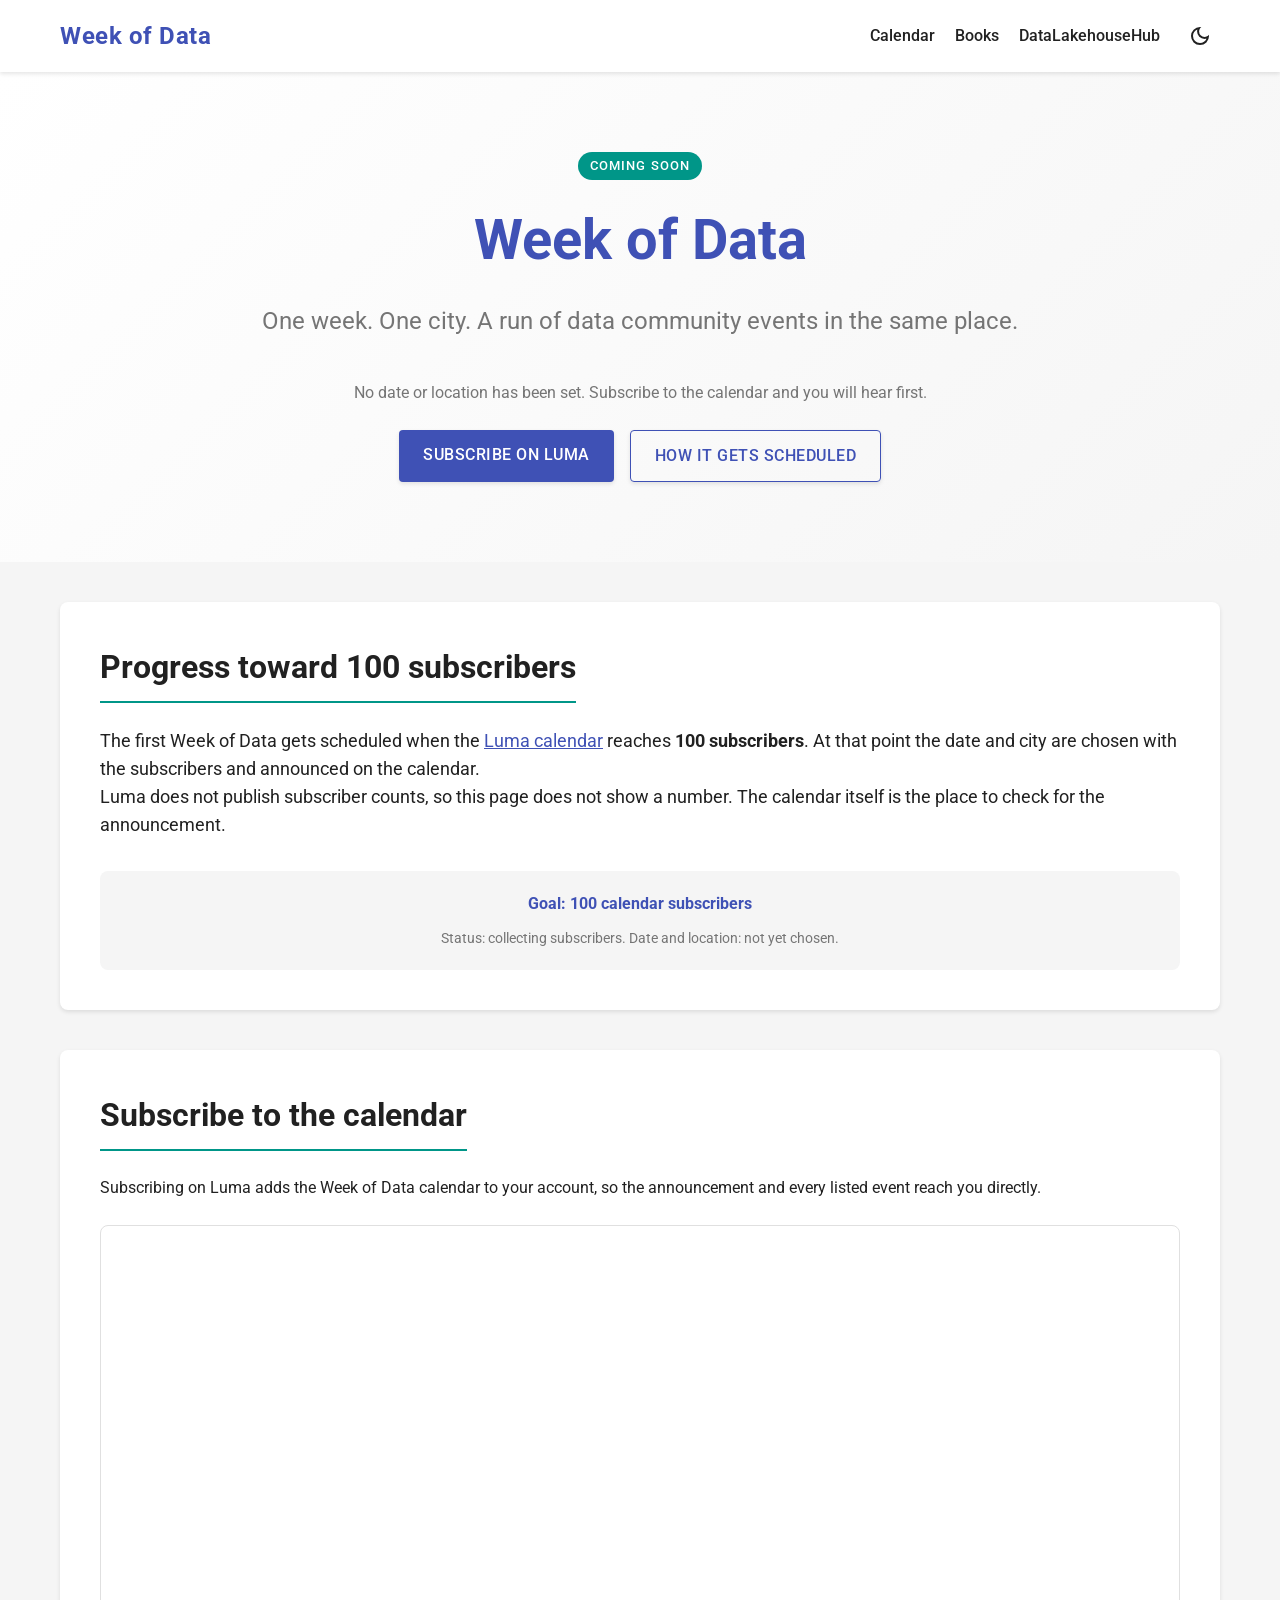
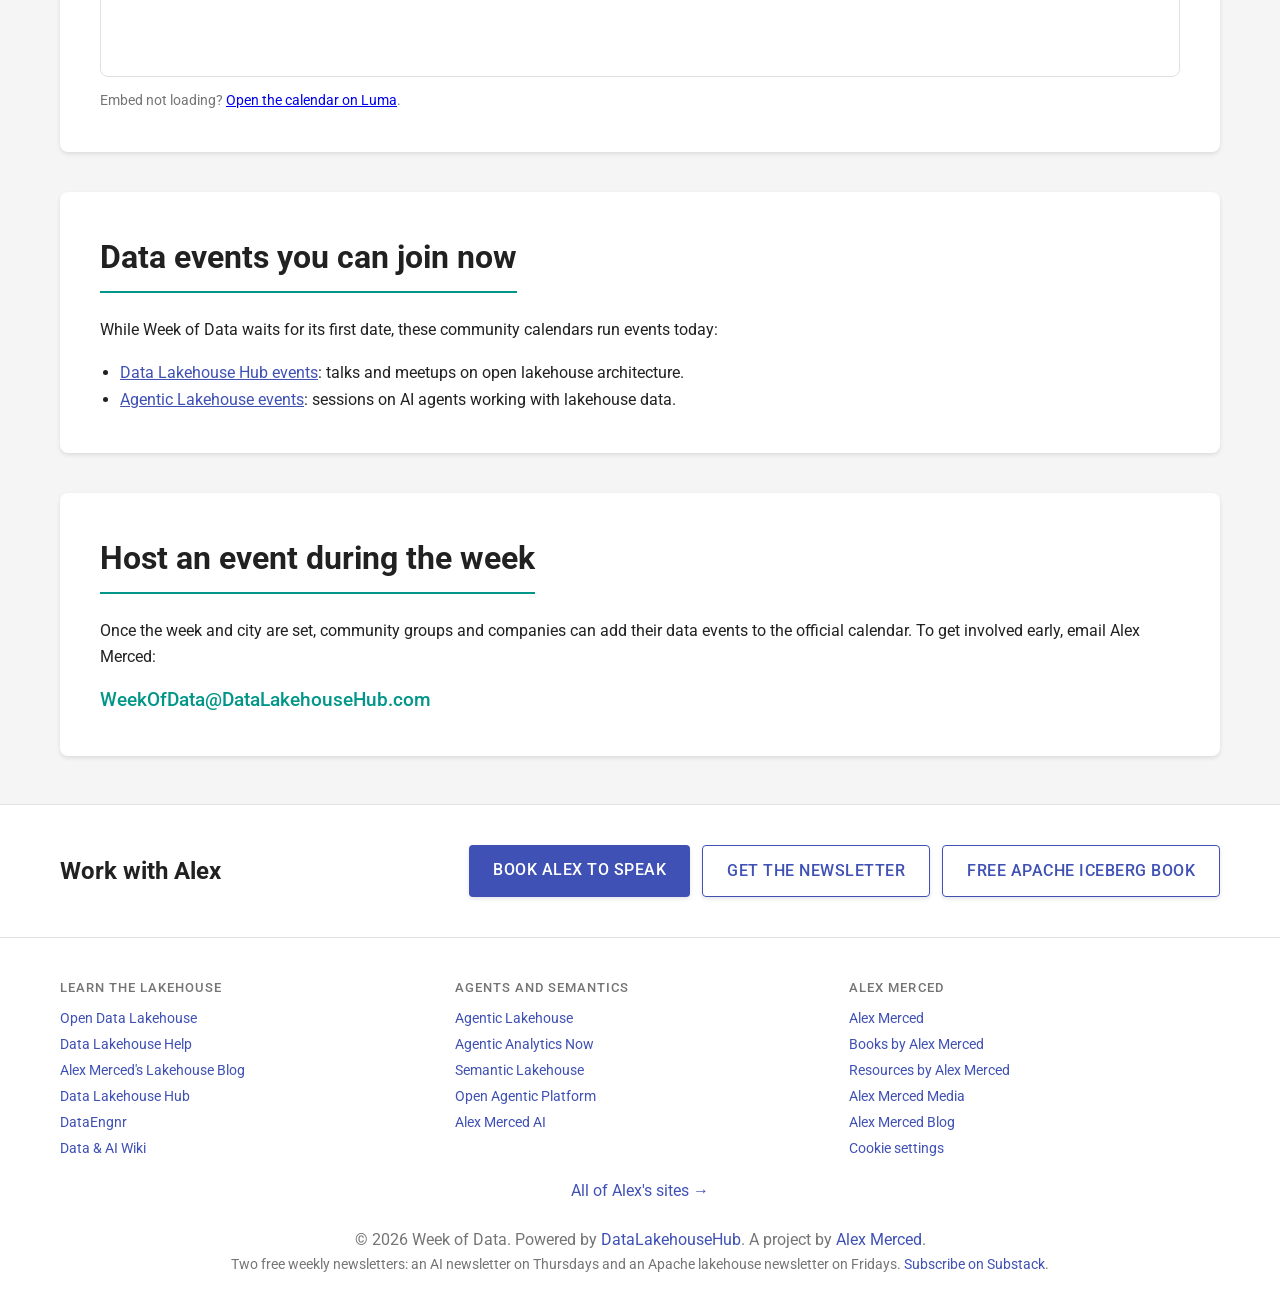
<file: index.html>
<!DOCTYPE html>
<html lang="en">
<head>
    <meta charset="UTF-8">
    <meta name="viewport" content="width=device-width, initial-scale=1.0">
    <title>Week of Data | Data Community Events, Coming Soon</title>
    <meta name="description" content="Week of Data is a planned week of data community events in one city. No date or location yet: subscribe to the Luma calendar to help it reach 100 subscribers.">
    <link rel="canonical" href="https://weekofdata.com/">
    <!-- Open Graph -->
    <meta property="og:type" content="website">
    <meta property="og:title" content="Week of Data | Data Community Events, Coming Soon">
    <meta property="og:description" content="A planned week of data community events in one city. No date or location yet: subscribe to the Luma calendar to help it reach 100 subscribers.">
    <meta property="og:url" content="https://weekofdata.com/">
    <meta property="og:site_name" content="Week of Data">
    <meta property="og:image" content="https://weekofdata.com/og-image.png">
    <meta property="og:image:width" content="1200">
    <meta property="og:image:height" content="630">
    <!-- Twitter Card -->
    <meta name="twitter:card" content="summary_large_image">
    <meta name="twitter:site" content="@AMdatalakehouse">
    <meta name="twitter:title" content="Week of Data | Data Community Events, Coming Soon">
    <meta name="twitter:description" content="A planned week of data community events in one city. No date or location yet: subscribe to the Luma calendar to help it reach 100 subscribers.">
    <meta name="twitter:image" content="https://weekofdata.com/og-image.png">
    <!-- JSON-LD: the series is planned, so no dates, place, or attendance mode are claimed. -->
    <script type="application/ld+json">
    {
      "@context": "https://schema.org",
      "@type": "EventSeries",
      "@id": "https://weekofdata.com/#series",
      "name": "Week of Data",
      "description": "A planned week of data community events in one location. The week and location will be chosen once the Luma calendar reaches 100 subscribers.",
      "url": "https://weekofdata.com/",
      "sameAs": ["https://luma.com/weekofdata"],
      "organizer": { "@id": "https://alexmerced.com/#alexmerced" }
    }
    </script>
    <!-- network:head:start -->
<!-- Generated by alexmercedcom/scripts/build-network-shared.mjs from entity/*.json. Do not edit by hand. -->
<script>
window.dataLayer = window.dataLayer || [];
function gtag(){dataLayer.push(arguments);}
gtag('consent', 'default', { ad_storage: 'denied', ad_user_data: 'denied', ad_personalization: 'denied', analytics_storage: 'denied', wait_for_update: 500, region: ["AT","BE","BG","HR","CY","CZ","DK","EE","FI","FR","DE","GR","HU","IE","IT","LV","LT","LU","MT","NL","PL","PT","RO","SK","SI","ES","SE","IS","LI","NO","GB","CH"] });
gtag('consent', 'default', { ad_storage: 'denied', ad_user_data: 'denied', ad_personalization: 'denied', analytics_storage: 'granted' });
</script>
<script async src="https://www.googletagmanager.com/gtag/js?id=G-4F1DTQJNDM"></script>
<script>
gtag('js', new Date());
// Report only from the site's own domain: never localhost, Netlify previews, or alias domains.
if (/^(www\.)?weekofdata\.com$/.test(location.hostname)) {
  gtag('config', 'G-4F1DTQJNDM');
}
document.addEventListener('click', function (e) {
  var a = e.target && e.target.closest ? e.target.closest('[data-network-event]') : null;
  if (a) gtag('event', a.getAttribute('data-network-event'), { link_url: a.href, link_text: (a.textContent || '').trim(), site: location.hostname });
});
(function () {
  var KEY = 'am-consent';
  var tz = '';
  try { tz = Intl.DateTimeFormat().resolvedOptions().timeZone || ''; } catch (e) {}
  var regional = /^Europe\//.test(tz) || /^Atlantic\/(Canary|Madeira|Azores|Reykjavik|Faroe)$/.test(tz);
  function stored() { try { return localStorage.getItem(KEY); } catch (e) { return null; } }
  function save(v) { try { localStorage.setItem(KEY, v); } catch (e) {} }
  function apply(v) { gtag('consent', 'update', { analytics_storage: v === 'granted' ? 'granted' : 'denied' }); }
  var prior = stored();
  if (prior) apply(prior);
  function show() {
    if (document.getElementById('am-consent')) return;
    var box = document.createElement('div');
    box.id = 'am-consent';
    box.setAttribute('role', 'dialog');
    box.setAttribute('aria-live', 'polite');
    box.setAttribute('aria-label', 'Cookie choices');
    box.style.cssText = 'position:fixed;left:16px;right:16px;bottom:16px;max-width:560px;margin:0 auto;z-index:2147483000;background:#0f172a;color:#f8fafc;border:1px solid #334155;border-radius:12px;padding:16px 18px;font:15px/1.5 system-ui,-apple-system,Segoe UI,Roboto,sans-serif;box-shadow:0 10px 30px rgba(0,0,0,.35)';
    box.innerHTML = '<p style="margin:0 0 12px">This site uses Google Analytics cookies to count visits and see which pages help. No advertising cookies. Is that OK?</p>' +
      '<div style="display:flex;gap:8px;flex-wrap:wrap"><button type="button" data-v="granted" style="background:#38bdf8;color:#0f172a;border:0;border-radius:8px;padding:8px 14px;font:inherit;font-weight:600;cursor:pointer">Accept analytics</button>' +
      '<button type="button" data-v="denied" style="background:transparent;color:#f8fafc;border:1px solid #64748b;border-radius:8px;padding:8px 14px;font:inherit;cursor:pointer">Decline</button></div>';
    box.addEventListener('click', function (e) {
      var v = e.target && e.target.getAttribute && e.target.getAttribute('data-v');
      if (!v) return;
      save(v); apply(v); box.remove();
    });
    document.body.appendChild(box);
  }
  function open(e) { if (e) e.preventDefault(); show(); }
  function ready() {
    if (regional && !prior) show();
    if (location.hash === '#cookie-settings') show();
  }
  if (document.readyState === 'loading') document.addEventListener('DOMContentLoaded', ready); else ready();
  window.addEventListener('hashchange', function () { if (location.hash === '#cookie-settings') show(); });
  document.addEventListener('click', function (e) {
    var a = e.target && e.target.closest ? e.target.closest('a[href$="#cookie-settings"]') : null;
    if (a) open(e);
  });
})();
</script>
<script type="application/ld+json">{"@context":"https://schema.org","@type":"Person","@id":"https://alexmerced.com/#alexmerced","name":"Alex Merced","url":"https://alexmerced.com","image":"https://alexmerced.com/alexpics/photo-headshot-charcoal-blazer-turtleneck.webp","jobTitle":"Head of Developer Relations","worksFor":{"@type":"Organization","name":"Dremio","url":"https://www.dremio.com"},"sameAs":["https://github.com/alexmercedcoder","https://www.linkedin.com/in/alexmerced","https://bsky.app/profile/alextalksdatalakehouses.fyi","https://www.youtube.com/@alexmerceddata","https://www.youtube.com/@alexmercedcoder","https://x.com/AMdatalakehouse","https://x.com/alexmercedcoder","https://amdatalakehouse.substack.com","https://dev.to/alexmercedcoder","https://www.amazon.com/Apache-Iceberg-Functionality-Performance-Scalability/dp/1098148622","https://www.manning.com/books/architecting-an-apache-iceberg-lakehouse","https://alexmerced.blog","https://alexmercedcoder.dev","https://alexmerceddata.com","https://alexmercedmedia.com","https://whoisalexmerced.com","https://books.alexmerced.com","https://branding.alexmerced.com","https://alexmercedmusic.com","https://www.youtube.com/@AlexMercedMusic","https://soundcloud.com/alexmerced","https://suno.com/@alexmerced"],"knowsAbout":["Open Lakehouse Architecture","Apache Iceberg","Apache Polaris","Apache Parquet","Apache Arrow","Iceberg Catalogs","Semantic Layers","Agentic Analytics","Agent Infrastructure","Data Engineering","Query Federation","Model Context Protocol","Developer Relations"]}</script>
    <!-- network:head:end -->
    <link rel="preconnect" href="https://fonts.googleapis.com">
    <link rel="preconnect" href="https://fonts.gstatic.com" crossorigin>
    <link href="https://fonts.googleapis.com/css2?family=Roboto:wght@300;400;500;700&display=swap" rel="stylesheet">
    <link rel="stylesheet" href="style.css">
</head>
<body>
    <nav class="navbar">
        <div class="container nav-container">
            <a href="/" class="logo">Week of Data</a>
            <div class="nav-links">
                <a href="https://luma.com/weekofdata?k=c" target="_blank" rel="noopener noreferrer">Calendar</a>
                <a href="/books/">Books</a>
                <a href="https://datalakehousehub.com" target="_blank" rel="noopener noreferrer">DataLakehouseHub</a>
                <button id="theme-toggle" class="icon-button" aria-label="Toggle Dark Mode">
                    <svg class="sun-icon" xmlns="http://www.w3.org/2000/svg" height="24" viewBox="0 -960 960 960" width="24"><path d="M480-280q-83 0-141.5-58.5T280-480q0-83 58.5-141.5T480-680q83 0 141.5 58.5T680-480q0 83-58.5 141.5T480-280Zm0-400q-17 0-28.5-11.5T440-720v-160q0-17 11.5-28.5T480-920q17 0 28.5 11.5T520-880v160q0 17-11.5 28.5T480-680Zm0 720q-17 0-28.5-11.5T440-240v-160q0-17 11.5-28.5T480-440q17 0 28.5 11.5T520-400v160q0 17-11.5 28.5T480-40Zm-400-440q-17 0-28.5-11.5T40-520h160q17 0 28.5 11.5T240-480q0 17-11.5 28.5T200-440H40Zm720 0q-17 0-28.5-11.5T720-480q0-17 11.5-28.5T760-520h160q17 0 28.5 11.5T960-480q0 17-11.5 28.5T920-440H760ZM226-768q-12-12-12-28t12-28q12-12 28-12t28 12l114 114q12 12 12 28t-12 28q-12 12-28 12t-28-12L226-768Zm494 494q-12-12-12-28t12-28l114-114q12-12 28-12t28 12q12 12 12 28t-12 28L748-274q-12 12-28 12t-28-12Zm-494 0L112-388q-12-12-12-28t12-28q12-12 28-12t28 12l114 114q12 12 12 28t-12 28q-12 12-28 12t-28-12Zm494-494L606-650q-12-12-12-28t12-28q12-12 28-12t28 12l114 114q12 12 12 28t-12 28q-12 12-28 12t-28-12Z"/></svg>
                    <svg class="moon-icon" xmlns="http://www.w3.org/2000/svg" height="24" viewBox="0 -960 960 960" width="24"><path d="M480-120q-150 0-255-105T120-480q0-150 105-255t255-105q14 0 27.5 1t26.5 3q-41 29-65.5 75.5T444-660q0 90 63 153t153 63q55 0 101-24.5t75.5-65.5q2 13 3 26.5t1 27.5q0 150-105 255T480-120Zm0-80q88 0 158-48.5T740-375q-20 5-40 8t-40 3q-123 0-209.5-86.5T364-660q0-20 3-40t8-40q-78 32-126.5 102T200-480q0 116 82 198t198 82Zm-10-270Z"/></svg>
                </button>
            </div>
        </div>
    </nav>

    <header class="hero">
        <div class="container hero-content">
            <p class="status-badge">Coming soon</p>
            <h1>Week of Data</h1>
            <p class="subtitle">One week. One city. A run of data community events in the same place.</p>
            <p class="hero-note">No date or location has been set. Subscribe to the calendar and you will hear first.</p>
            <div class="cta-group">
                <a href="https://luma.com/weekofdata" class="btn btn-primary" target="_blank" rel="noopener noreferrer" data-network-event="luma_subscribe">Subscribe on Luma</a>
                <a href="#milestone" class="btn btn-secondary">How it gets scheduled</a>
            </div>
        </div>
    </header>

    <main class="container">
        <section id="milestone" class="card">
            <h2>Progress toward 100 subscribers</h2>
            <div class="milestone-content">
                <div class="milestone-text">
                    <p>The first Week of Data gets scheduled when the <a href="https://luma.com/weekofdata" target="_blank" rel="noopener noreferrer">Luma calendar</a> reaches <strong>100 subscribers</strong>. At that point the date and city are chosen with the subscribers and announced on the calendar.</p>
                    <p>Luma does not publish subscriber counts, so this page does not show a number. The calendar itself is the place to check for the announcement.</p>
                </div>
                <div class="progress-indicator">
                    <span class="target">Goal: 100 calendar subscribers</span>
                    <p class="small-text">Status: collecting subscribers. Date and location: not yet chosen.</p>
                </div>
            </div>
        </section>

        <section id="calendar" class="card">
            <h2>Subscribe to the calendar</h2>
            <p>Subscribing on Luma adds the Week of Data calendar to your account, so the announcement and every listed event reach you directly.</p>
            <div class="luma-embed">
                <iframe src="https://luma.com/embed/calendar/cal-ESwXlkNCET2VmpA/events" title="Week of Data calendar on Luma" loading="lazy" allowfullscreen></iframe>
            </div>
            <p class="small-text">Embed not loading? <a href="https://luma.com/weekofdata" target="_blank" rel="noopener noreferrer">Open the calendar on Luma</a>.</p>
        </section>

        <section id="now" class="card">
            <h2>Data events you can join now</h2>
            <p>While Week of Data waits for its first date, these community calendars run events today:</p>
            <ul class="event-list">
                <li><a href="https://luma.com/DataLakehouseHub" target="_blank" rel="noopener noreferrer" data-network-event="luma_subscribe">Data Lakehouse Hub events</a>: talks and meetups on open lakehouse architecture.</li>
                <li><a href="https://luma.com/agenticlakehouse" target="_blank" rel="noopener noreferrer" data-network-event="luma_subscribe">Agentic Lakehouse events</a>: sessions on AI agents working with lakehouse data.</li>
            </ul>
        </section>

        <section id="participate" class="card">
            <h2>Host an event during the week</h2>
            <p>Once the week and city are set, community groups and companies can add their data events to the official calendar. To get involved early, email Alex Merced:</p>
            <a href="mailto:WeekOfData@DataLakehouseHub.com" class="email-link">WeekOfData@DataLakehouseHub.com</a>
        </section>
    </main>

    <!-- network:cta:start -->
<section class="network-cta" aria-labelledby="network-cta-heading">
        <div class="container network-cta__inner">
            <h2 id="network-cta-heading">Work with Alex</h2>
            <div class="network-cta__links">
                <a class="btn btn-primary" href="https://alexmerced.com/speaking" target="_blank" rel="noopener noreferrer" data-network-event="cta_speaking">Book Alex to speak</a>
                <a class="btn btn-secondary" href="https://alexmerced.com/newsletter" target="_blank" rel="noopener noreferrer" data-network-event="cta_newsletter">Get the newsletter</a>
                <a class="btn btn-secondary" href="https://hello.dremio.com/wp-apache-iceberg-the-definitive-guide-reg.html?utm_source=alexmerced_network&amp;utm_medium=referral&amp;utm_campaign=network_cta" target="_blank" rel="noopener noreferrer" data-network-event="cta_free_book">Free Apache Iceberg book</a>
            </div>
        </div>
    </section>
    <!-- network:cta:end -->
    <footer class="footer">
        <div class="container">
            <!-- network:footer:start -->
<nav class="footer-network" aria-label="The Alex Merced Network">
                <div class="footer-network__group">
                    <p class="footer-network__title">Learn the lakehouse</p>
                    <ul>
                        <li><a href="https://opendatalakehouse.com" target="_blank" rel="noopener noreferrer">Open Data Lakehouse</a></li>
                        <li><a href="https://datalakehouse.help" target="_blank" rel="noopener noreferrer">Data Lakehouse Help</a></li>
                        <li><a href="https://iceberglakehouse.com" target="_blank" rel="noopener noreferrer">Alex Merced's Lakehouse Blog</a></li>
                        <li><a href="https://datalakehousehub.com" target="_blank" rel="noopener noreferrer">Data Lakehouse Hub</a></li>
                        <li><a href="https://dataengnr.com" target="_blank" rel="noopener noreferrer">DataEngnr</a></li>
                        <li><a href="https://dataaiwiki.com" target="_blank" rel="noopener noreferrer">Data &amp; AI Wiki</a></li>
                    </ul>
                </div>
                <div class="footer-network__group">
                    <p class="footer-network__title">Agents and semantics</p>
                    <ul>
                        <li><a href="https://agenticlakehouse.com" target="_blank" rel="noopener noreferrer">Agentic Lakehouse</a></li>
                        <li><a href="https://agenticanalyticsnow.com" target="_blank" rel="noopener noreferrer">Agentic Analytics Now</a></li>
                        <li><a href="https://semanticlakehouse.com" target="_blank" rel="noopener noreferrer">Semantic Lakehouse</a></li>
                        <li><a href="https://openagenticplatform.com" target="_blank" rel="noopener noreferrer">Open Agentic Platform</a></li>
                        <li><a href="https://alexmercedai.com" target="_blank" rel="noopener noreferrer">Alex Merced AI</a></li>
                    </ul>
                </div>
                <div class="footer-network__group">
                    <p class="footer-network__title">Alex Merced</p>
                    <ul>
                        <li><a href="https://alexmerced.com" target="_blank" rel="noopener noreferrer">Alex Merced</a></li>
                        <li><a href="https://books.alexmerced.com" target="_blank" rel="noopener noreferrer">Books by Alex Merced</a></li>
                        <li><a href="https://resources.alexmerced.com" target="_blank" rel="noopener noreferrer">Resources by Alex Merced</a></li>
                        <li><a href="https://alexmercedmedia.com" target="_blank" rel="noopener noreferrer">Alex Merced Media</a></li>
                        <li><a href="https://alexmerced.blog" target="_blank" rel="noopener noreferrer">Alex Merced Blog</a></li>
                        <li><a href="#cookie-settings" target="_blank" rel="noopener noreferrer">Cookie settings</a></li>
                    </ul>
                </div>
            </nav>
            <p class="footer-network__all"><a href="https://alexmerced.com/network" target="_blank" rel="noopener noreferrer">All of Alex's sites &rarr;</a></p>
            <!-- network:footer:end -->
            <p>&copy; 2026 Week of Data. Powered by <a href="https://datalakehousehub.com">DataLakehouseHub</a>. A project by <a href="https://alexmerced.com" target="_blank" rel="noopener noreferrer">Alex Merced</a>.</p>
            <p class="small-text">Two free weekly newsletters: an AI newsletter on Thursdays and an Apache lakehouse newsletter on Fridays. <a href="https://amdatalakehouse.substack.com" target="_blank" rel="noopener noreferrer">Subscribe on Substack</a>.</p>
        </div>
    </footer>

    <script src="script.js"></script>
  <!-- WebMCP: read-only tools for browser AI agents. Progressive enhancement;
       no effect where WebMCP is unsupported. Config in /webmcp/init.js -->
  <script src="/webmcp/alex-merced-webmcp.js" defer></script>
  <script src="/webmcp/init.js" defer></script>
</body>
</html>
</file>
<file: style.css>
:root {
    /* Light Mode Variables */
    --primary-color: #3f51b5; /* Indigo 500 */
    --primary-dark: #303f9f; /* Indigo 700 */
    --secondary-color: #009688; /* Teal 500 */
    --secondary-dark: #00796b; /* Teal 700 */
    --bg-color: #f5f5f5; /* Grey 100 */
    --surface-color: #ffffff;
    --text-color: #212121; /* Grey 900 */
    --text-secondary: #757575; /* Grey 600 */
    --border-color: #e0e0e0;
    --shadow-sm: 0 2px 4px rgba(0,0,0,0.1);
    --shadow-md: 0 4px 6px rgba(0,0,0,0.1);
    --shadow-lg: 0 10px 15px rgba(0,0,0,0.1);
}

[data-theme="dark"] {
    /* Dark Mode Variables */
    --primary-color: #7986cb; /* Indigo 300 */
    --primary-dark: #5c6bc0; /* Indigo 400 */
    --secondary-color: #4db6ac; /* Teal 300 */
    --secondary-dark: #26a69a; /* Teal 400 */
    --bg-color: #121212;
    --surface-color: #1e1e1e;
    --text-color: #ffffff;
    --text-secondary: #b0bec5;
    --border-color: #333333;
    --shadow-sm: 0 2px 4px rgba(0,0,0,0.3);
    --shadow-md: 0 4px 6px rgba(0,0,0,0.3);
    --shadow-lg: 0 10px 15px rgba(0,0,0,0.3);
}

* {
    box-sizing: border-box;
    margin: 0;
    padding: 0;
}

body {
    font-family: 'Roboto', sans-serif;
    background-color: var(--bg-color);
    color: var(--text-color);
    line-height: 1.6;
    transition: background-color 0.3s ease, color 0.3s ease;
}

.container {
    max-width: 1200px;
    margin: 0 auto;
    padding: 0 20px;
}

/* Navbar */
.navbar {
    background-color: var(--surface-color);
    box-shadow: var(--shadow-sm);
    position: sticky;
    top: 0;
    z-index: 1000;
    padding: 1rem 0;
    transition: background-color 0.3s ease;
}

.nav-container {
    display: flex;
    justify-content: space-between;
    align-items: center;
}

.logo {
    font-size: 1.5rem;
    font-weight: 700;
    color: var(--primary-color);
    text-decoration: none;
    letter-spacing: 0.5px;
}

.nav-links {
    display: flex;
    align-items: center;
    gap: 20px;
}

.nav-links a {
    text-decoration: none;
    color: var(--text-color);
    font-weight: 500;
    transition: color 0.2s;
}

.nav-links a:hover {
    color: var(--primary-color);
}

/* Theme Toggle */
.icon-button {
    background: none;
    border: none;
    cursor: pointer;
    padding: 8px;
    border-radius: 50%;
    display: flex;
    align-items: center;
    justify-content: center;
    color: var(--text-color);
    transition: background-color 0.2s;
}

.icon-button:hover {
    background-color: rgba(128, 128, 128, 0.1);
}

.sun-icon {
    display: none;
    fill: currentColor;
}

.moon-icon {
    display: block;
    fill: currentColor;
}

[data-theme="dark"] .sun-icon {
    display: block;
}

[data-theme="dark"] .moon-icon {
    display: none;
}

/* Hero Section */
.hero {
    padding: 80px 0;
    text-align: center;
    background: linear-gradient(135deg, var(--surface-color) 0%, var(--bg-color) 100%);
}

.hero h1 {
    font-size: 3.5rem;
    margin-bottom: 1rem;
    color: var(--primary-color);
}

.subtitle {
    font-size: 1.5rem;
    color: var(--text-secondary);
    margin-bottom: 2.5rem;
}

.cta-group {
    display: flex;
    justify-content: center;
    gap: 1rem;
}

/* Buttons */
.btn {
    display: inline-block;
    padding: 12px 24px;
    border-radius: 4px;
    text-decoration: none;
    font-weight: 500;
    text-transform: uppercase;
    letter-spacing: 0.5px;
    transition: all 0.2s ease;
    box-shadow: var(--shadow-sm);
}

.btn-primary {
    background-color: var(--primary-color);
    color: #fff;
}

.btn-primary:hover {
    background-color: var(--primary-dark);
    box-shadow: var(--shadow-md);
    transform: translateY(-1px);
}

.btn-secondary {
    background-color: transparent;
    color: var(--primary-color);
    border: 1px solid var(--primary-color);
}

.btn-secondary:hover {
    background-color: rgba(63, 81, 181, 0.04);
    box-shadow: var(--shadow-md);
    transform: translateY(-1px);
}

/* Cards & Sections */
.card {
    background-color: var(--surface-color);
    border-radius: 8px;
    padding: 40px;
    margin: 40px 0;
    box-shadow: var(--shadow-sm);
    transition: background-color 0.3s ease;
}

.card h2 {
    font-size: 2rem;
    margin-bottom: 1.5rem;
    color: var(--text-color);
    border-bottom: 2px solid var(--secondary-color);
    display: inline-block;
    padding-bottom: 0.5rem;
}

.milestone-content {
    display: flex;
    flex-direction: column;
    gap: 2rem;
}

.milestone-text {
    font-size: 1.1rem;
}

.progress-indicator {
    background-color: var(--bg-color);
    padding: 20px;
    border-radius: 8px;
    text-align: center;
}

.target {
    display: block;
    font-weight: 700;
    margin-bottom: 10px;
    color: var(--primary-color);
}

.progress-bar-bg {
    background-color: var(--border-color);
    height: 10px;
    border-radius: 5px;
    overflow: hidden;
    margin-bottom: 10px;
}

.progress-bar-fill {
    background-color: var(--secondary-color);
    height: 100%;
    border-radius: 5px;
    transition: width 1s ease-in-out;
}

.small-text {
    font-size: 0.9rem;
    color: var(--text-secondary);
}

.email-link {
    display: inline-block;
    margin-top: 1rem;
    font-size: 1.2rem;
    color: var(--secondary-color);
    text-decoration: none;
    font-weight: 500;
}

.email-link:hover {
    text-decoration: underline;
}

/* Footer */
.footer {
    background-color: var(--surface-color);
    padding: 40px 0;
    text-align: center;
    margin-top: 60px;
    border-top: 1px solid var(--border-color);
}

.footer p {
    color: var(--text-secondary);
}

.footer a {
    color: var(--primary-color);
    text-decoration: none;
}

/* Responsive */
@media (max-width: 768px) {
    .hero h1 {
        font-size: 2.5rem;
    }
    
    .subtitle {
        font-size: 1.2rem;
    }

    .cta-group {
        flex-direction: column;
    }

    .nav-links {
        gap: 10px;
    }
    
    .nav-links a {
        font-size: 0.9rem;
    }
}

/* Coming-soon hero */
.status-badge {
    display: inline-block;
    padding: 0.25rem 0.75rem;
    border-radius: 999px;
    background-color: var(--secondary-color);
    color: #fff;
    font-size: 0.8rem;
    font-weight: 500;
    letter-spacing: 0.08em;
    text-transform: uppercase;
    margin-bottom: 1rem;
}

.hero-note {
    color: var(--text-secondary);
    margin-bottom: 1.5rem;
}

/* Luma calendar embed */
.luma-embed {
    margin: 1.5rem 0 0.75rem;
    border: 1px solid var(--border-color);
    border-radius: 8px;
    overflow: hidden;
}

.luma-embed iframe {
    display: block;
    width: 100%;
    height: 450px;
    border: 0;
}

.event-list {
    margin: 1rem 0 0 1.25rem;
    line-height: 1.7;
}

.event-list a,
.milestone-text a {
    color: var(--primary-color);
}

/* Network CTA strip */
.network-cta {
    background-color: var(--surface-color);
    border-top: 1px solid var(--border-color);
    padding: 2.5rem 0;
    margin-top: 3rem;
}

.network-cta__inner {
    display: flex;
    flex-wrap: wrap;
    align-items: center;
    justify-content: space-between;
    gap: 1rem 2rem;
}

.network-cta h2 {
    margin: 0;
    font-size: 1.5rem;
}

.network-cta__links {
    display: flex;
    flex-wrap: wrap;
    gap: 0.75rem;
}

/* Footer network groups */
.footer-network {
    display: grid;
    grid-template-columns: repeat(auto-fit, minmax(12rem, 1fr));
    gap: 1.5rem;
    text-align: left;
    margin-bottom: 1rem;
}

.footer-network__title {
    font-weight: 500;
    font-size: 0.8rem;
    letter-spacing: 0.08em;
    text-transform: uppercase;
    margin-bottom: 0.5rem;
}

.footer-network ul {
    list-style: none;
    padding: 0;
    margin: 0;
    font-size: 0.9rem;
    line-height: 1.8;
}

.footer-network__all {
    margin-bottom: 1.5rem;
}

.network-cta + .footer {
    margin-top: 0;
}
</file>
